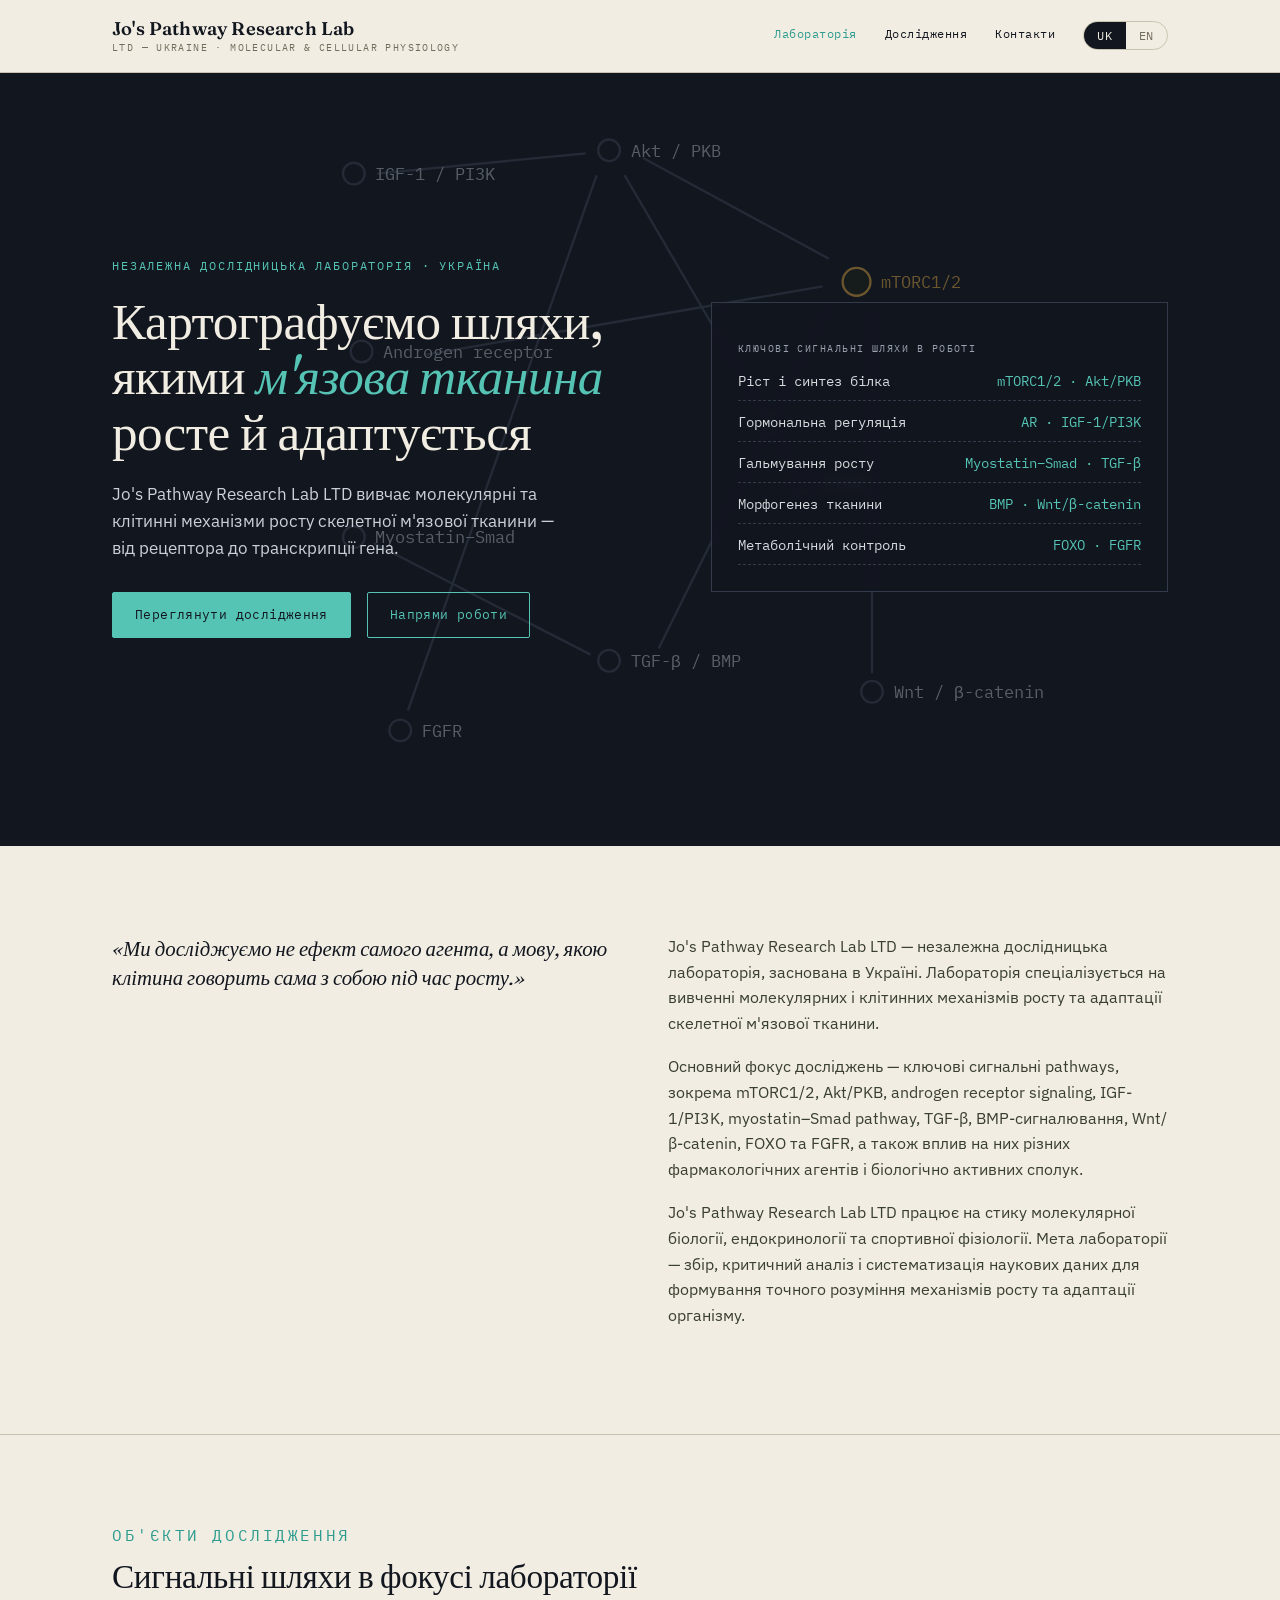
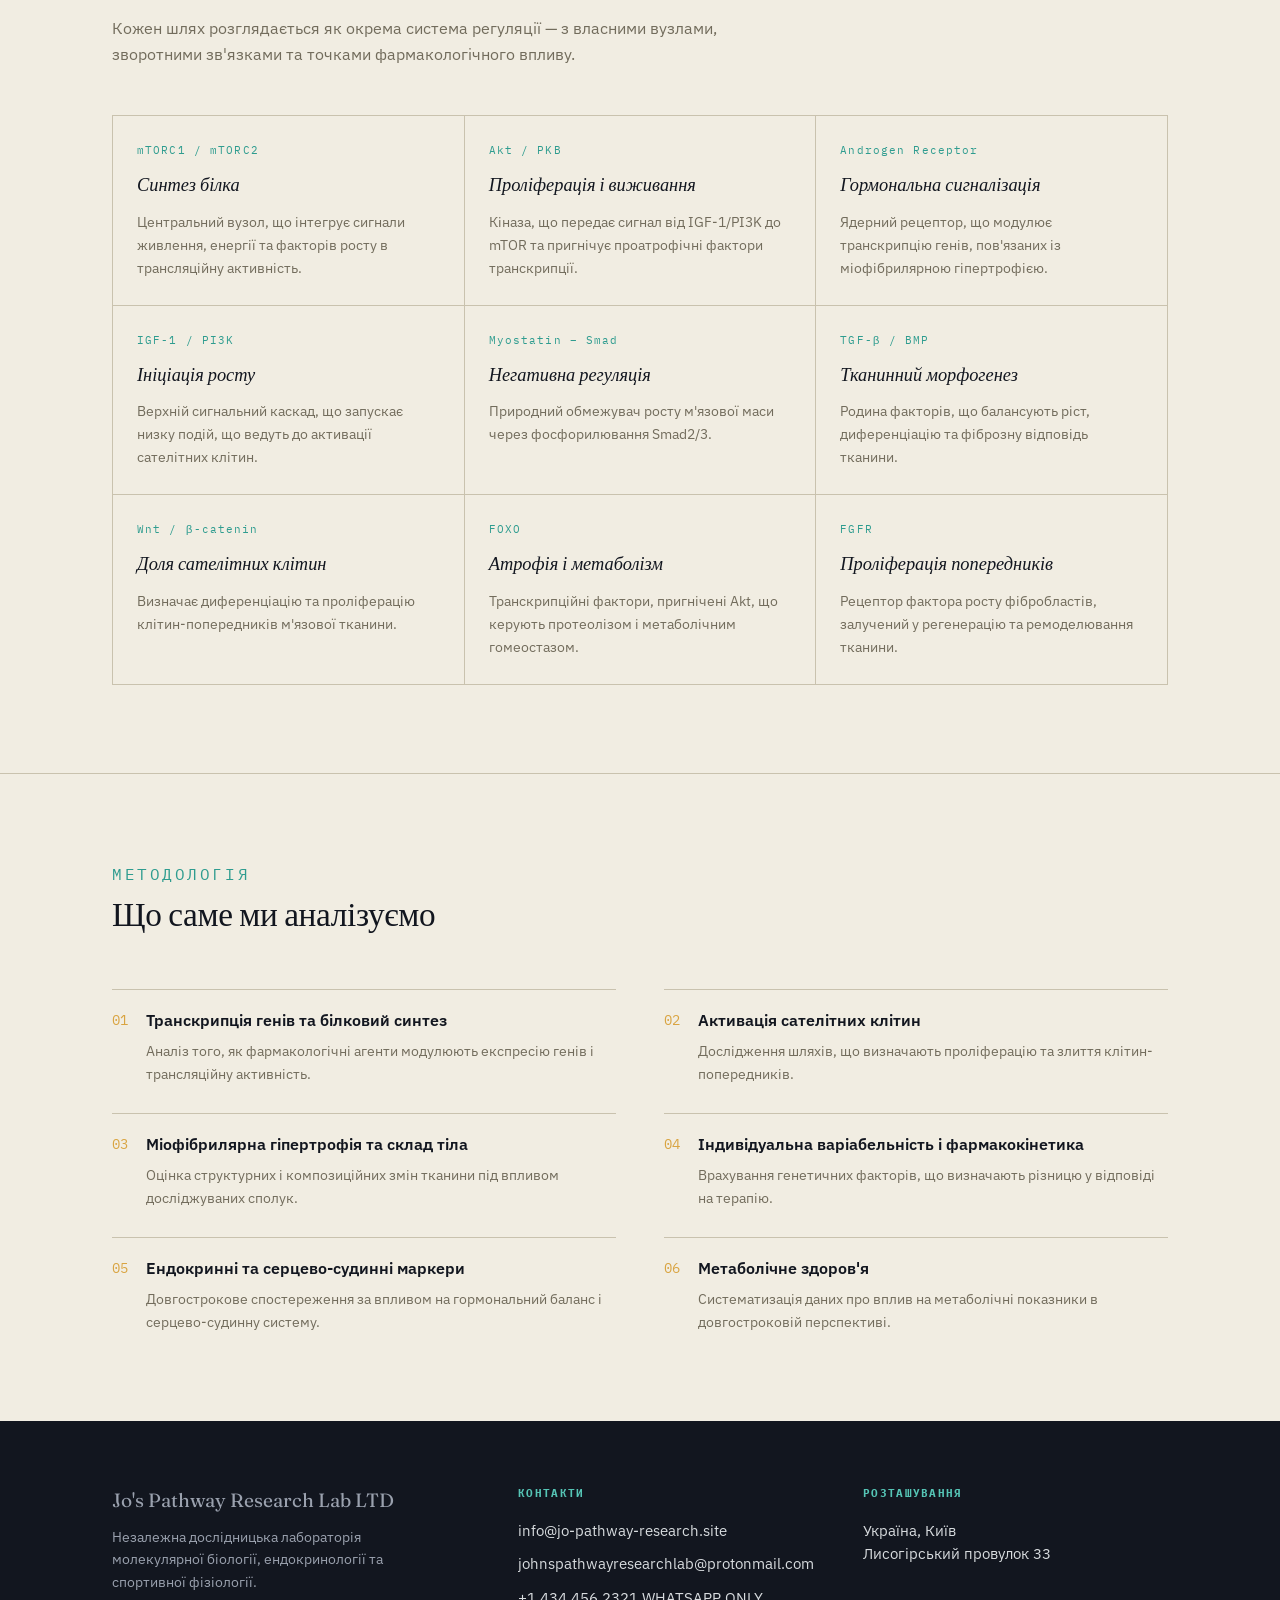
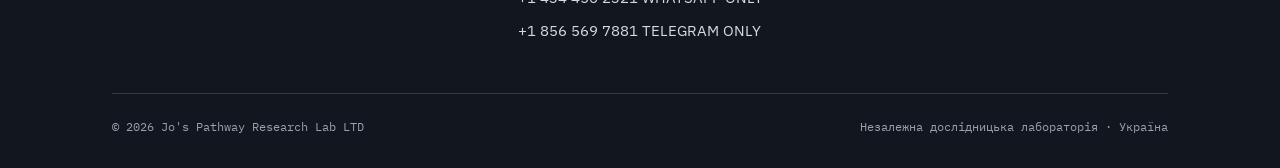
<file: index.html>
<!DOCTYPE html>
<html lang="uk" data-lang="uk">
<head>
<!-- Google tag (gtag.js) -->
<script async src="https://www.googletagmanager.com/gtag/js?id=G-GNWHND3P2G"></script>
<script>
  window.dataLayer = window.dataLayer || [];
  function gtag(){dataLayer.push(arguments);}
  gtag('js', new Date());

  gtag('config', 'G-GNWHND3P2G');
</script>
<!-- Google tag end (gtag.js) -->
<!-- Default Consent Mode config -->
<script>
    //<![CDATA[
    window.dataLayer = window.dataLayer || [];
    function gtag(){dataLayer.push(arguments);}
    gtag('consent', 'default', {
        'ad_storage': 'denied',
        'analytics_storage': 'denied',
        'functionality_storage': 'denied',
        'personalization_storage': 'denied',
        'security_storage': 'denied',
        'ad_user_data': 'denied',
        'ad_personalization': 'denied',
        'wait_for_update': 1500
    });
    gtag('set', 'ads_data_redaction', true);
    gtag('set', 'url_passthrough', false);
    (function(){
        const s={adStorage:{storageName:"ad_storage",serialNumber:0},analyticsStorage:{storageName:"analytics_storage",serialNumber:1},functionalityStorage:{storageName:"functionality_storage",serialNumber:2},personalizationStorage:{storageName:"personalization_storage",serialNumber:3},securityStorage:{storageName:"security_storage",serialNumber:4},adUserData:{storageName:"ad_user_data",serialNumber:5},adPersonalization:{storageName:"ad_personalization",serialNumber:6}};let c=localStorage.getItem("__lxG__consent__v2");if(c){c=JSON.parse(c);if(c&&c.cls_val)c=c.cls_val;if(c)c=c.split("|");if(c&&c.length&&typeof c[14]!==undefined){c=c[14].split("").map(e=>e-0);if(c.length){let t={};Object.values(s).sort((e,t)=>e.serialNumber-t.serialNumber).forEach(e=>{t[e.storageName]=c[e.serialNumber]?"granted":"denied"});gtag("consent","update",t)}}}
    })();
    //]]>
</script>
<!-- Clickio Consent Main tag -->
<script async type="text/javascript" src="//clickiocmp.com/t/consent_250144.js"></script>
<script defer data-cfasync='false' src='https://s.clickiocdn.com/t/250144_wv.js'></script>
<script async custom-element="amp-analytics" src="https://cdn.ampproject.org/v0/amp-analytics-0.1.js"></script>
<!-- Basic -->
<title>Jo's Pathway Research Lab LTD</title>
<meta name="description" content="Independent research lab in Kyiv, Ukraine. Molecular pathways of skeletal muscle growth: mTOR, Akt, AR, IGF-1, myostatin, FOXO and more. From receptor to gene transcription." />

<!-- Open Graph -->
<link rel="canonical" href="https://jo-pathway-research.github.io/">

<meta property="og:type" content="website" />
<meta property="og:url" content="https://jo-pathway-research.github.io/" />
<meta property="og:title" content="Jo's Pathway Research Lab LTD" />
<meta property="og:description" content="Independent research laboratory · Kyiv, Ukraine. Mapping molecular pathways of skeletal muscle growth and adaptation: mTORC1/2, Akt, IGF-1/PI3K, AR, Myostatin–Smad, TGF-β/BMP, Wnt, FOXO, FGFR." />

<meta property="og:image" content="https://jo-pathway-research.github.io/og-cover-v2.png" />
<meta property="og:image:secure_url" content="https://jo-pathway-research.github.io/og-cover-v2.png" />
<meta property="og:image:type" content="image/png" />
<meta property="og:image:width" content="1200" />
<meta property="og:image:height" content="630" />

<!-- Twitter (optional, still useful) -->
<meta name="twitter:card" content="summary_large_image" />
<meta name="twitter:title" content="Jo's Pathway Research Lab LTD" />
<meta name="twitter:description" content="Molecular pathways of muscle growth and adaptation. Independent research lab · Kyiv, Ukraine." />
<meta name="twitter:image" content="https://jo-pathway-research.github.io/og-cover-v2.png" />
<meta charset="UTF-8">
<meta name="viewport" content="width=device-width, initial-scale=1.0">
<title>Jo's Pathway Research Lab LTD</title>
<link rel="stylesheet" href="style.css">
<link rel="icon" type="image/png" href="/favicon-96x96.png" sizes="96x96" />
<link rel="icon" type="image/svg+xml" href="/favicon.svg" />
<link rel="shortcut icon" href="/favicon.ico" />
<link rel="apple-touch-icon" sizes="180x180" href="/apple-touch-icon.png" />
<meta name="apple-mobile-web-app-title" content="Jo's Pathway Research Lab LTD" />
<link rel="manifest" href="/site.webmanifest" />
<style>
  [data-lang] [data-en]{ display:none; }
  html[data-lang="en"] [data-en]{ display:inline; }
  html[data-lang="en"] [data-uk]{ display:none; }
  html[data-lang="uk"] [data-uk]{ display:inline; }
  [data-en-b], [data-uk-b]{ display:none; }
  html[data-lang="en"] [data-en-b]{ display:block; }
  html[data-lang="uk"] [data-uk-b]{ display:block; }
</style>
</head>
<body>
<amp-analytics>
    <script type="application/json">
    {
        "vars": {
            "accountId": "250144"
        },
        "extraUrlParams": {
            "url": "${canonicalUrl}",
            "dr": "${documentReferrer}",
            "r": "${externalReferrer}",
            "pp": "$IF(${previousPage},${previousPage},${documentReferrer})"
        },
        "requests": {
            "event": "https://clickiocdn.com/utr/wv/?ampwv=1&prism=0&is360=0&rnd=RANDOM&eid=${accountId}",
            "CWV_EVENT": "${event}&type=CWV"
        },
        "triggers": {
            "cls": {
                "on": "visible",
                "request": "CWV_EVENT",
                "extraUrlParams": {
                    "cls": "${cumulativeLayoutShift}"
                }
            },
            "lcp": {
                "on": "visible",
                "request": "CWV_EVENT",
                "extraUrlParams": {
                    "lcp": "${largestContentfulPaint}"
                }
            },
            "fcp": {
                "on": "visible",
                "request": "CWV_EVENT",
                "extraUrlParams": {
                    "fcp": "${firstContentfulPaint}"
                }
            },
            "fid": {
                "on": "visible",
                "request": "CWV_EVENT",
                "extraUrlParams": {
                    "fid": "${firstInputDelay}"
                }
            },
            "inp": {
                "on": "visible",
                "request": "CWV_EVENT",
                "extraUrlParams": {
                    "inp": "${interactionToNextPaint}"
                }
            }
        }
    }
    </script>
</amp-analytics>
<header class="site-header">
  <div class="wrap">
    <a href="index.html" class="brand">
      <span class="name">Jo's Pathway Research Lab</span>
      <span class="tag">LTD — Ukraine · Molecular &amp; Cellular Physiology</span>
    </a>
    <nav class="primary">
      <a href="index.html" class="active"><span data-uk>Лабораторія</span><span data-en>Laboratory</span></a>
      <a href="research.html"><span data-uk>Дослідження</span><span data-en>Research</span></a>
      <a href="#contact"><span data-uk>Контакти</span><span data-en>Contact</span></a>
      <div class="lang-toggle">
        <button data-set="uk" class="lang active">UK</button>
        <button data-set="en" class="lang">EN</button>
      </div>
    </nav>
  </div>
</header>

<section class="hero">
  <div class="hero-diagram">
    <svg viewBox="0 0 500 500" xmlns="http://www.w3.org/2000/svg">
      <defs>
        <style>
          .edge{ stroke:#3A4453; stroke-width:1.5; fill:none; transition: stroke .2s ease, stroke-width .2s ease; }
          .edge.lit{ stroke:#55C4B5; stroke-width:2.4; filter: drop-shadow(0 0 4px rgba(85,196,181,0.5)); }
          .node{ cursor:pointer; outline:none; }
          .node circle.node-dot{ fill:#12161F; stroke:#3A4453; stroke-width:1.5; transition: all .2s ease; }
          .node text{ font-family:'IBM Plex Mono',monospace; font-size:11px; fill:#AEB6BE; transition: fill .2s ease; }
          
          /* Hover & active states */
          .node:hover circle.node-dot,
          .node.hovered circle.node-dot,
          .node:focus-visible circle.node-dot{ stroke:#55C4B5; fill:#1B2E2B; r:8.5; }
          .node:hover text,
          .node.hovered text,
          .node:focus-visible text{ fill:#FFFFFF; }

          /* Connected nodes */
          .node.connected circle.node-dot{ stroke:#55C4B5; fill:#142220; }
          .node.connected text{ fill:#D3F3EF; }

          /* Hub node */
          .node.hub circle.node-dot{ fill:#1B221A; stroke:#D9A441; }
          .node.hub text{ fill:#D9A441; }
          .node.hub:hover circle.node-dot,
          .node.hub.hovered circle.node-dot{ stroke:#FAD02C; fill:#2E2412; r:10.5; }
        </style>
      </defs>

      <!-- Edges -->
      <path class="edge" data-from="igf1" data-to="akt" d="M80,65 L215,52"/>
      <path class="edge" data-from="akt" data-to="mtor" d="M252,55 L372,120"/>
      <path class="edge" data-from="ar" data-to="mtor" d="M112,182 L368,138"/>
      <path class="edge" data-from="tgf" data-to="mtor" d="M262,372 L372,150"/>
      <path class="edge" data-from="wnt" data-to="mtor" d="M400,388 L400,152"/>
      <path class="edge" data-from="fgfr" data-to="akt" d="M100,412 L222,66"/>
      <path class="edge" data-from="akt" data-to="foxo" d="M240,66 L350,254"/>
      <path class="edge" data-from="mstn" data-to="tgf" d="M78,304 L218,376"/>

      <!-- Nodes with invisible hit area for easy hover -->
      <g class="node" data-id="igf1" transform="translate(65,65)" tabindex="0" role="button" aria-label="IGF-1 / PI3K">
        <circle r="20" fill="transparent" />
        <circle class="node-dot" r="7"/>
        <text x="14" y="4">IGF-1 / PI3K</text>
      </g>
      <g class="node" data-id="akt" transform="translate(230,50)" tabindex="0" role="button" aria-label="Akt / PKB">
        <circle r="20" fill="transparent" />
        <circle class="node-dot" r="7"/>
        <text x="14" y="4">Akt / PKB</text>
      </g>
      <g class="node hub" data-id="mtor" transform="translate(390,135)" tabindex="0" role="button" aria-label="mTORC1/2">
        <circle r="24" fill="transparent" />
        <circle class="node-dot" r="9"/>
        <text x="16" y="4">mTORC1/2</text>
      </g>
      <g class="node" data-id="ar" transform="translate(70,180)" tabindex="0" role="button" aria-label="Androgen receptor">
        <circle r="20" fill="transparent" />
        <circle class="node-dot" r="7"/>
        <text x="14" y="4">Androgen receptor</text>
      </g>
      <g class="node" data-id="foxo" transform="translate(355,265)" tabindex="0" role="button" aria-label="FOXO">
        <circle r="20" fill="transparent" />
        <circle class="node-dot" r="7"/>
        <text x="14" y="4">FOXO</text>
      </g>
      <g class="node" data-id="mstn" transform="translate(65,300)" tabindex="0" role="button" aria-label="Myostatin–Smad">
        <circle r="20" fill="transparent" />
        <circle class="node-dot" r="7"/>
        <text x="14" y="4">Myostatin–Smad</text>
      </g>
      <g class="node" data-id="tgf" transform="translate(230,380)" tabindex="0" role="button" aria-label="TGF-β / BMP">
        <circle r="20" fill="transparent" />
        <circle class="node-dot" r="7"/>
        <text x="14" y="4">TGF-β / BMP</text>
      </g>
      <g class="node" data-id="wnt" transform="translate(400,400)" tabindex="0" role="button" aria-label="Wnt / β-catenin">
        <circle r="20" fill="transparent" />
        <circle class="node-dot" r="7"/>
        <text x="14" y="4">Wnt / β-catenin</text>
      </g>
      <g class="node" data-id="fgfr" transform="translate(95,425)" tabindex="0" role="button" aria-label="FGFR">
        <circle r="20" fill="transparent" />
        <circle class="node-dot" r="7"/>
        <text x="14" y="4">FGFR</text>
      </g>
    </svg>
  </div>

  <div class="wrap">
    <div>
      <p class="eyebrow" data-uk-b>Незалежна дослідницька лабораторія · Україна</p>
      <p class="eyebrow" data-en-b>Independent Research Laboratory · Ukraine</p>

      <h1 data-uk-b>Картографуємо шляхи, якими <em>м'язова тканина</em> росте й адаптується</h1>
      <h1 data-en-b>Mapping the pathways by which <em>skeletal muscle</em> grows and adapts</h1>

      <p class="lede" data-uk-b>Jo's Pathway Research Lab LTD вивчає молекулярні та клітинні механізми росту скелетної м'язової тканини — від рецептора до транскрипції гена.</p>
      <p class="lede" data-en-b>Jo's Pathway Research Lab LTD studies the molecular and cellular mechanisms of skeletal muscle growth — from receptor to gene transcription.</p>

      <div class="hero-actions">
        <a href="research.html" class="btn solid"><span data-uk>Переглянути дослідження</span><span data-en>View research</span></a>
        <a href="#focus" class="btn"><span data-uk>Напрями роботи</span><span data-en>Focus areas</span></a>
      </div>
    </div>

    <div class="hero-panel">
      <p class="panel-label" data-uk-b>Ключові сигнальні шляхи в роботі</p>
      <p class="panel-label" data-en-b>Signaling pathways under study</p>
      <ul class="pathway-list">
        <li><span data-uk>Ріст і синтез білка</span><span data-en>Growth &amp; protein synthesis</span> <span class="code">mTORC1/2 · Akt/PKB</span></li>
        <li><span data-uk>Гормональна регуляція</span><span data-en>Hormonal regulation</span> <span class="code">AR · IGF-1/PI3K</span></li>
        <li><span data-uk>Гальмування росту</span><span data-en>Growth inhibition</span> <span class="code">Myostatin–Smad · TGF-β</span></li>
        <li><span data-uk>Морфогенез тканини</span><span data-en>Tissue morphogenesis</span> <span class="code">BMP · Wnt/β-catenin</span></li>
        <li><span data-uk>Метаболічний контроль</span><span data-en>Metabolic control</span> <span class="code">FOXO · FGFR</span></li>
      </ul>
    </div>
  </div>
</section>

<section id="about">
  <div class="wrap about-grid">
    <div>
      <p class="lead" data-uk-b>«Ми досліджуємо не ефект самого агента, а мову, якою клітина говорить сама з собою під час росту.»</p>
      <p class="lead" data-en-b>“We study not the effect of an agent itself, but the language a cell uses to speak with itself during growth.”</p>
    </div>
    <div>
      <p data-uk-b>Jo's Pathway Research Lab LTD — незалежна дослідницька лабораторія, заснована в Україні. Лабораторія спеціалізується на вивченні молекулярних і клітинних механізмів росту та адаптації скелетної м'язової тканини.</p>
      <p data-en-b>Jo's Pathway Research Lab LTD is an independent research laboratory based in Ukraine. The laboratory specializes in the study of molecular and cellular mechanisms underlying skeletal muscle growth and adaptation.</p>

      <p data-uk-b>Основний фокус досліджень — ключові сигнальні pathways, зокрема mTORC1/2, Akt/PKB, androgen receptor signaling, IGF-1/PI3K, myostatin–Smad pathway, TGF-β, BMP-сигналювання, Wnt/β-catenin, FOXO та FGFR, а також вплив на них різних фармакологічних агентів і біологічно активних сполук.</p>
      <p data-en-b>Our primary research focus is on key signaling pathways, including mTORC1/2, Akt/PKB, androgen receptor signaling, IGF-1/PI3K, the myostatin–Smad pathway, TGF-β, BMP signaling, Wnt/β-catenin, FOXO, and FGFR, as well as the effects of various pharmacological agents and biologically active compounds on these pathways.</p>

      <p data-uk-b>Jo's Pathway Research Lab LTD працює на стику молекулярної біології, ендокринології та спортивної фізіології. Мета лабораторії — збір, критичний аналіз і систематизація наукових даних для формування точного розуміння механізмів росту та адаптації організму.</p>
      <p data-en-b>Jo's Pathway Research Lab LTD operates at the intersection of molecular biology, endocrinology, and exercise physiology. The laboratory's objective is to collect, critically analyze, and systematize scientific data in order to build an accurate understanding of the mechanisms of human growth and adaptation.</p>
    </div>
  </div>
</section>

<hr class="rule">

<section id="pathways">
  <div class="wrap">
    <div class="section-head">
      <p class="eyebrow" data-uk-b>Об'єкти дослідження</p>
      <p class="eyebrow" data-en-b>Subjects of study</p>
      <h2 data-uk-b>Сигнальні шляхи в фокусі лабораторії</h2>
      <h2 data-en-b>Signaling pathways in focus</h2>
      <p data-uk-b>Кожен шлях розглядається як окрема система регуляції — з власними вузлами, зворотними зв'язками та точками фармакологічного впливу.</p>
      <p data-en-b>Each pathway is treated as a distinct regulatory system — with its own nodes, feedback loops, and points of pharmacological intervention.</p>
    </div>

    <div class="pathways-grid">
      <div class="pathway-card">
        <span class="code">mTORC1 / mTORC2</span>
        <h3 data-uk-b>Синтез білка</h3>
        <h3 data-en-b>Protein synthesis</h3>
        <p data-uk-b>Центральний вузол, що інтегрує сигнали живлення, енергії та факторів росту в трансляційну активність.</p>
        <p data-en-b>The central node integrating nutrient, energy, and growth-factor signals into translational activity.</p>
      </div>
      <div class="pathway-card">
        <span class="code">Akt / PKB</span>
        <h3 data-uk-b>Проліферація і виживання</h3>
        <h3 data-en-b>Proliferation &amp; survival</h3>
        <p data-uk-b>Кіназа, що передає сигнал від IGF-1/PI3K до mTOR та пригнічує проатрофічні фактори транскрипції.</p>
        <p data-en-b>A kinase relaying signal from IGF-1/PI3K to mTOR while suppressing pro-atrophic transcription factors.</p>
      </div>
      <div class="pathway-card">
        <span class="code">Androgen Receptor</span>
        <h3 data-uk-b>Гормональна сигналізація</h3>
        <h3 data-en-b>Hormonal signaling</h3>
        <p data-uk-b>Ядерний рецептор, що модулює транскрипцію генів, пов'язаних із міофібрилярною гіпертрофією.</p>
        <p data-en-b>A nuclear receptor modulating transcription of genes tied to myofibrillar hypertrophy.</p>
      </div>
      <div class="pathway-card">
        <span class="code">IGF-1 / PI3K</span>
        <h3 data-uk-b>Ініціація росту</h3>
        <h3 data-en-b>Growth initiation</h3>
        <p data-uk-b>Верхній сигнальний каскад, що запускає низку подій, що ведуть до активації сателітних клітин.</p>
        <p data-en-b>An upstream cascade triggering the chain of events leading to satellite cell activation.</p>
      </div>
      <div class="pathway-card">
        <span class="code">Myostatin – Smad</span>
        <h3 data-uk-b>Негативна регуляція</h3>
        <h3 data-en-b>Negative regulation</h3>
        <p data-uk-b>Природний обмежувач росту м'язової маси через фосфорилювання Smad2/3.</p>
        <p data-en-b>A natural limiter of muscle mass growth acting through Smad2/3 phosphorylation.</p>
      </div>
      <div class="pathway-card">
        <span class="code">TGF-β / BMP</span>
        <h3 data-uk-b>Тканинний морфогенез</h3>
        <h3 data-en-b>Tissue morphogenesis</h3>
        <p data-uk-b>Родина факторів, що балансують ріст, диференціацію та фіброзну відповідь тканини.</p>
        <p data-en-b>A factor family balancing tissue growth, differentiation, and fibrotic response.</p>
      </div>
      <div class="pathway-card">
        <span class="code">Wnt / β-catenin</span>
        <h3 data-uk-b>Доля сателітних клітин</h3>
        <h3 data-en-b>Satellite cell fate</h3>
        <p data-uk-b>Визначає диференціацію та проліферацію клітин-попередників м'язової тканини.</p>
        <p data-en-b>Determines differentiation and proliferation of muscle progenitor cells.</p>
      </div>
      <div class="pathway-card">
        <span class="code">FOXO</span>
        <h3 data-uk-b>Атрофія і метаболізм</h3>
        <h3 data-en-b>Atrophy &amp; metabolism</h3>
        <p data-uk-b>Транскрипційні фактори, пригнічені Akt, що керують протеолізом і метаболічним гомеостазом.</p>
        <p data-en-b>Transcription factors suppressed by Akt, governing proteolysis and metabolic homeostasis.</p>
      </div>
      <div class="pathway-card">
        <span class="code">FGFR</span>
        <h3 data-uk-b>Проліферація попередників</h3>
        <h3 data-en-b>Progenitor proliferation</h3>
        <p data-uk-b>Рецептор фактора росту фібробластів, залучений у регенерацію та ремоделювання тканини.</p>
        <p data-en-b>Fibroblast growth factor receptor involved in tissue regeneration and remodeling.</p>
      </div>
    </div>
  </div>
</section>

<hr class="rule">

<section id="focus">
  <div class="wrap">
    <div class="section-head">
      <p class="eyebrow" data-uk-b>Методологія</p>
      <p class="eyebrow" data-en-b>Methodology</p>
      <h2 data-uk-b>Що саме ми аналізуємо</h2>
      <h2 data-en-b>What we analyze</h2>
    </div>

    <div class="focus-list">
      <div class="focus-item">
        <span class="mark">01</span>
        <div>
          <h4 data-uk-b>Транскрипція генів та білковий синтез</h4>
          <h4 data-en-b>Gene transcription &amp; protein synthesis</h4>
          <p data-uk-b>Аналіз того, як фармакологічні агенти модулюють експресію генів і трансляційну активність.</p>
          <p data-en-b>Analysis of how pharmacological agents modulate gene expression and translational activity.</p>
        </div>
      </div>
      <div class="focus-item">
        <span class="mark">02</span>
        <div>
          <h4 data-uk-b>Активація сателітних клітин</h4>
          <h4 data-en-b>Satellite cell activation</h4>
          <p data-uk-b>Дослідження шляхів, що визначають проліферацію та злиття клітин-попередників.</p>
          <p data-en-b>Study of pathways governing proliferation and fusion of progenitor cells.</p>
        </div>
      </div>
      <div class="focus-item">
        <span class="mark">03</span>
        <div>
          <h4 data-uk-b>Міофібрилярна гіпертрофія та склад тіла</h4>
          <h4 data-en-b>Myofibrillar hypertrophy &amp; body composition</h4>
          <p data-uk-b>Оцінка структурних і композиційних змін тканини під впливом досліджуваних сполук.</p>
          <p data-en-b>Evaluation of structural and compositional tissue changes under studied compounds.</p>
        </div>
      </div>
      <div class="focus-item">
        <span class="mark">04</span>
        <div>
          <h4 data-uk-b>Індивідуальна варіабельність і фармакокінетика</h4>
          <h4 data-en-b>Inter-individual variability &amp; pharmacokinetics</h4>
          <p data-uk-b>Врахування генетичних факторів, що визначають різницю у відповіді на терапію.</p>
          <p data-en-b>Accounting for genetic factors underlying differences in treatment response.</p>
        </div>
      </div>
      <div class="focus-item">
        <span class="mark">05</span>
        <div>
          <h4 data-uk-b>Ендокринні та серцево-судинні маркери</h4>
          <h4 data-en-b>Endocrine &amp; cardiovascular markers</h4>
          <p data-uk-b>Довгострокове спостереження за впливом на гормональний баланс і серцево-судинну систему.</p>
          <p data-en-b>Long-term monitoring of effects on hormonal balance and the cardiovascular system.</p>
        </div>
      </div>
      <div class="focus-item">
        <span class="mark">06</span>
        <div>
          <h4 data-uk-b>Метаболічне здоров'я</h4>
          <h4 data-en-b>Metabolic health</h4>
          <p data-uk-b>Систематизація даних про вплив на метаболічні показники в довгостроковій перспективі.</p>
          <p data-en-b>Systematizing data on long-term metabolic impact.</p>
        </div>
      </div>
    </div>
  </div>
</section>

<footer class="site-footer" id="contact">
  <div class="wrap">
    <div class="footer-grid">
      <div class="brand-col">
        <p class="name">Jo's Pathway Research Lab LTD</p>
        <p data-uk-b>Незалежна дослідницька лабораторія молекулярної біології, ендокринології та спортивної фізіології.</p>
        <p data-en-b>An independent research laboratory in molecular biology, endocrinology, and exercise physiology.</p>
      </div>
      <div class="footer-col">
        <h5 data-uk-b>Контакти</h5>
        <h5 data-en-b>Contact</h5>
        <ul>
          <li><a href="mailto:info@jo-pathway-research.site">info@jo-pathway-research.site</a></li>
          <li><a href="mailto:johnspathwayresearchlab@protonmail.com">johnspathwayresearchlab@protonmail.com</a></li>
          <li><a href="https://wa.me/+14344562321">+1 434 456 2321 WHATSAPP ONLY</a></li>
          <li><a href="https://t.me/JoPathwayResearchLab">+1 856 569 7881 TELEGRAM ONLY</a></li>
        </ul>
      </div>
      <div class="footer-col">
      <h5 data-uk-b>Розташування</h5>
      <h5 data-en-b>Location</h5>
      <ul>
        <li>
          <a href="https://www.google.com/maps/place/Jo's+Pathway+Research+Lab+LTD/data=!4m2!3m1!1s0x0:0x14ce2a694ccba52?sa=X&ved=1t:2428&ictx=111" target="_blank">
            <span data-uk-b>Україна, Київ</span><span data-en-b>Ukraine, Kyiv</span>
            <span data-uk>Лисогірський провулок 33</span><span data-en>33 Lysohirskyi Lane</span>
          </a>
        </li>
      </ul>
      </div>
    </div>
    <div class="footer-bottom">
      <span>© 2026 Jo's Pathway Research Lab LTD</span>
      <span data-uk>Незалежна дослідницька лабораторія · Україна</span>
      <span data-en>Independent research laboratory · Ukraine</span>
    </div>
  </div>
</footer>

<script src="script.js"></script>
</body>
</html>
</file>
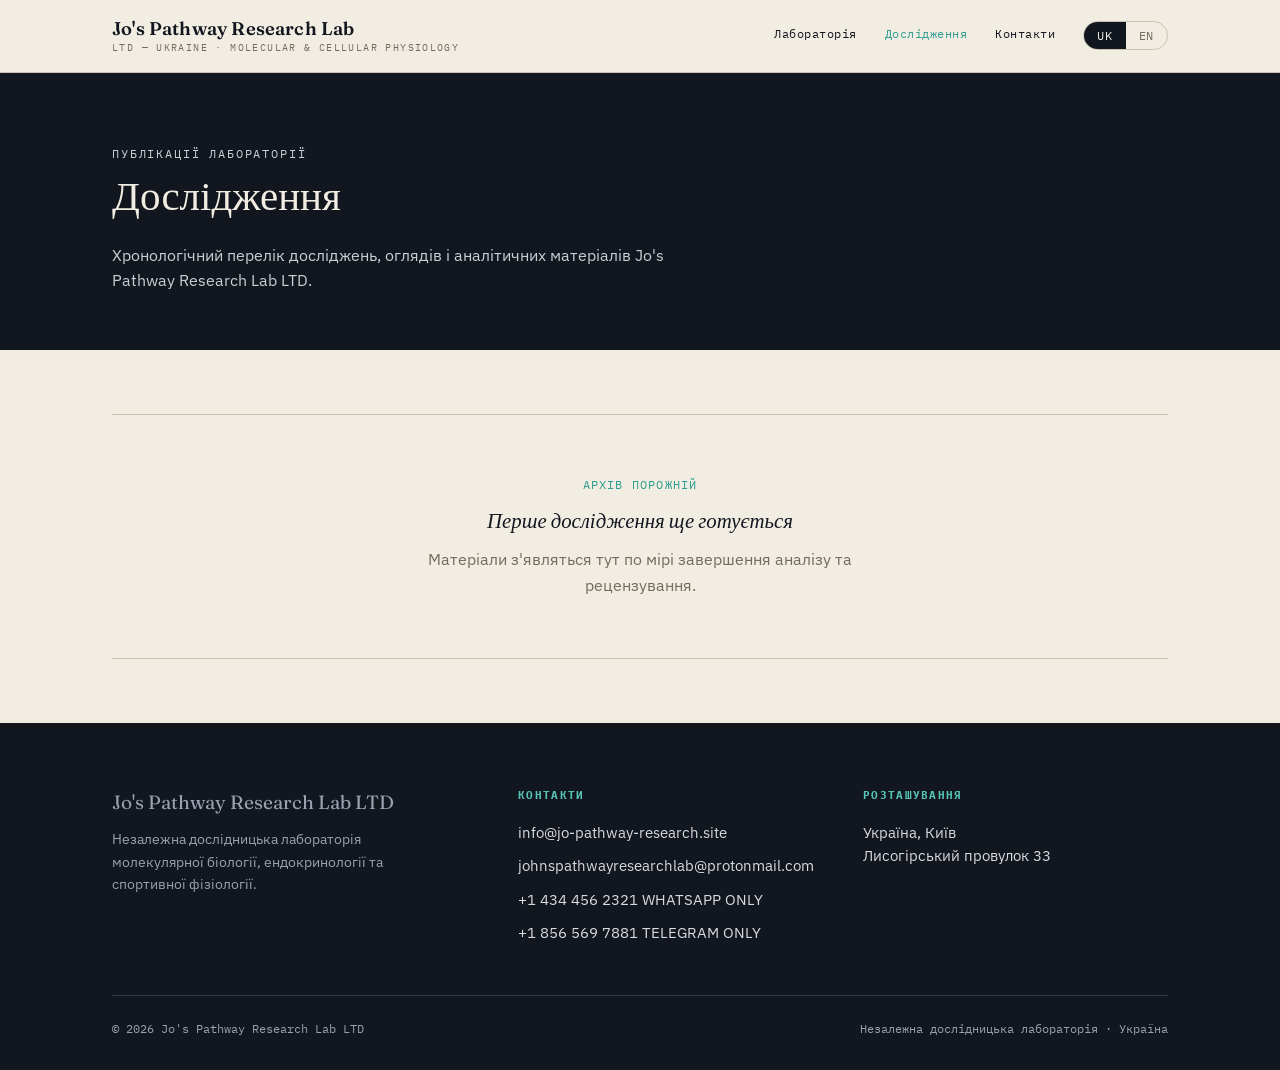
<file: research.html>
<!DOCTYPE html>
<html lang="uk" data-lang="uk">
<head>
<meta charset="UTF-8">
<meta name="viewport" content="width=device-width, initial-scale=1.0">
<title>Дослідження — Jo's Pathway Research Lab LTD</title>
<link rel="stylesheet" href="style.css">
<style>
  [data-lang] [data-en]{ display:none; }
  html[data-lang="en"] [data-en]{ display:inline; }
  html[data-lang="en"] [data-uk]{ display:none; }
  html[data-lang="uk"] [data-uk]{ display:inline; }
  [data-en-b], [data-uk-b]{ display:none; }
  html[data-lang="en"] [data-en-b]{ display:block; }
  html[data-lang="uk"] [data-uk-b]{ display:block; }
</style>
</head>
<body>

<header class="site-header">
  <div class="wrap">
    <a href="index.html" class="brand">
      <span class="name">Jo's Pathway Research Lab</span>
      <span class="tag">LTD — Ukraine · Molecular &amp; Cellular Physiology</span>
    </a>
    <nav class="primary">
      <a href="index.html"><span data-uk>Лабораторія</span><span data-en>Laboratory</span></a>
      <a href="research.html" class="active"><span data-uk>Дослідження</span><span data-en>Research</span></a>
      <a href="index.html#contact"><span data-uk>Контакти</span><span data-en>Contact</span></a>
      <div class="lang-toggle">
        <button data-set="uk" class="lang active">UK</button>
        <button data-set="en" class="lang">EN</button>
      </div>
    </nav>
  </div>
</header>

<section class="research-hero">
  <div class="wrap">
    <p class="eyebrow" data-uk-b>Публікації лабораторії</p>
    <p class="eyebrow" data-en-b>Laboratory publications</p>
    <h1 data-uk-b>Дослідження</h1>
    <h1 data-en-b>Research</h1>
    <p data-uk-b>Хронологічний перелік досліджень, оглядів і аналітичних матеріалів Jo's Pathway Research Lab LTD.</p>
    <p data-en-b>A chronological record of studies, reviews, and analytical materials from Jo's Pathway Research Lab LTD.</p>
  </div>
</section>

<section class="tight">
  <div class="wrap">

    <!-- ============================================================
         СПИСОК ДОСЛІДЖЕНЬ / STUDIES LIST
         Щоб додати нове дослідження — скопіюйте один блок <article
         class="study">...</article> нижче (або приклад у коментарі),
         вставте його ПЕРШИМ всередині <div id="studies-list">,
         і заповніть свої дані. Якщо в списку лишається лише порожній
         стан (.empty-state) — просто видаліть цей блок, коли додасте
         перше дослідження.

         To add a new study, copy one <article class="study"> block
         (or the commented template below), paste it as the FIRST
         child inside <div id="studies-list">, and fill in your data.
         If only the .empty-state block remains below, delete it once
         you add your first real study.

    <article class="study">
      <div class="meta">
        <span class="date">2026-01-01</span>
        <span data-uk>Огляд</span><span data-en>Review</span>
        <span class="status">draft</span>
      </div>
      <div>
        <div class="tags">
          <span>mTORC1</span>
          <span>Akt/PKB</span>
        </div>
        <h3 data-uk-b>Заголовок дослідження українською</h3>
        <h3 data-en-b>Study title in English</h3>
        <p class="summary" data-uk-b>Короткий опис — одне-два речення про мету, метод і головний висновок дослідження.</p>
        <p class="summary" data-en-b>Short summary — one or two sentences on the aim, method, and key finding.</p>
      </div>
    </article>

    ============================================================ -->

    <div id="studies-list">

      <div class="empty-state">
        <p class="glyph" data-uk-b>Архів порожній</p>
        <p class="glyph" data-en-b>Archive is empty</p>
        <h3 data-uk-b>Перше дослідження ще готується</h3>
        <h3 data-en-b>The first study is in preparation</h3>
        <p data-uk-b>Матеріали з'являться тут по мірі завершення аналізу та рецензування.</p>
        <p data-en-b>Materials will appear here as analysis and review are completed.</p>
      </div>

    </div>

  </div>
</section>

<footer class="site-footer" id="contact">
  <div class="wrap">
    <div class="footer-grid">
      <div class="brand-col">
        <p class="name">Jo's Pathway Research Lab LTD</p>
        <p data-uk-b>Незалежна дослідницька лабораторія молекулярної біології, ендокринології та спортивної фізіології.</p>
        <p data-en-b>An independent research laboratory in molecular biology, endocrinology, and exercise physiology.</p>
      </div>
      <div class="footer-col">
        <h5 data-uk-b>Контакти</h5>
        <h5 data-en-b>Contact</h5>
        <ul>
          <li><a href="mailto:info@jo-pathway-research.site">info@jo-pathway-research.site</a></li>
          <li><a href="mailto:johnspathwayresearchlab@protonmail.com">johnspathwayresearchlab@protonmail.com</a></li>
          <li><a href="https://wa.me/+14344562321">+1 434 456 2321 WHATSAPP ONLY</a></li>
          <li><a href="https://t.me/JoPathwayResearchLab">+1 856 569 7881 TELEGRAM ONLY</a></li>
        </ul>
      </div>
      <div class="footer-col">
        <h5 data-uk-b>Розташування</h5>
        <h5 data-en-b>Location</h5>
        <ul>
        <li>
          <a href="https://www.google.com/maps/place/Jo's+Pathway+Research+Lab+LTD/data=!4m2!3m1!1s0x0:0x14ce2a694ccba52?sa=X&ved=1t:2428&ictx=111" target="_blank">
            <span data-uk-b>Україна, Київ</span><span data-en-b>Ukraine, Kyiv</span>
            <span data-uk>Лисогірський провулок 33</span><span data-en>33 Lysohirskyi Lane</span>
          </a>
        </li>
      </ul>
      </div>
    </div>
    <div class="footer-bottom">
      <span>© 2026 Jo's Pathway Research Lab LTD</span>
      <span data-uk>Незалежна дослідницька лабораторія · Україна</span>
      <span data-en>Independent research laboratory · Ukraine</span>
    </div>
  </div>
</footer>

<script src="script.js"></script>
</body>
</html>
</file>
<file: style.css>
@import url('https://fonts.googleapis.com/css2?family=Fraunces:opsz,wght,ital@9..144,300..700,0..1&family=IBM+Plex+Sans:wght@400;500;600&family=IBM+Plex+Mono:wght@400;500&display=swap');

:root{
  --paper: #F1EDE2;
  --paper-dim: #E7E1D2;
  --ink: #12161F;
  --ink-soft: #1B212D;
  --teal: #2E9C8F;
  --teal-bright: #55C4B5;
  --amber: #D9A441;
  --rule: #C9C2AE;
  --rule-dark: #333B4A;
  --muted: #726C5C;
  --muted-light: #9AA1AE;

  --display: 'Fraunces', serif;
  --body: 'IBM Plex Sans', sans-serif;
  --mono: 'IBM Plex Mono', monospace;
}

*{ box-sizing: border-box; }
html{ scroll-behavior: smooth; }

body{
  margin:0;
  background: var(--paper);
  color: var(--ink);
  font-family: var(--body);
  font-size: 16px;
  line-height: 1.6;
  -webkit-font-smoothing: antialiased;
}

a{ color: inherit; }

::selection{ background: var(--teal); color: var(--paper); }

.wrap{
  max-width: 1120px;
  margin: 0 auto;
  padding: 0 32px;
}

/* ---------- Focus visibility ---------- */
a:focus-visible, button:focus-visible{
  outline: 2px solid var(--teal);
  outline-offset: 3px;
}

@media (prefers-reduced-motion: reduce){
  *{ animation-duration: 0.01ms !important; animation-iteration-count: 1 !important; transition-duration: 0.01ms !important; scroll-behavior: auto !important; }
}

/* ---------- Header ---------- */
.site-header{
  position: sticky;
  top:0;
  z-index: 50;
  background: rgba(241,237,226,0.92);
  backdrop-filter: blur(6px);
  border-bottom: 1px solid var(--rule);
}
.site-header .wrap{
  display:flex;
  align-items:center;
  justify-content:space-between;
  padding-top: 18px;
  padding-bottom: 18px;
}
.brand{
  display:flex;
  flex-direction:column;
  text-decoration:none;
  color: var(--ink);
  line-height:1.15;
}
.brand .name{
  font-family: var(--display);
  font-weight: 600;
  font-size: 1.15rem;
  letter-spacing: 0.01em;
}
.brand .tag{
  font-family: var(--mono);
  font-size: 0.62rem;
  letter-spacing: 0.14em;
  text-transform: uppercase;
  color: var(--muted);
  margin-top: 3px;
}

nav.primary{
  display:flex;
  align-items:center;
  gap: 28px;
}
nav.primary a{
  font-family: var(--mono);
  font-size: 0.78rem;
  letter-spacing: 0.04em;
  text-decoration:none;
  color: var(--ink);
  position: relative;
  padding-bottom: 3px;
}
nav.primary a.active{ color: var(--teal); }
nav.primary a:not(.lang)::after{
  content:'';
  position:absolute;
  left:0; right:0; bottom:-2px;
  height:2px;
  background: var(--teal);
  transform: scaleX(0);
  transform-origin: left;
  transition: transform .25s ease;
}
nav.primary a:not(.lang):hover::after{ transform: scaleX(1); }

.lang-toggle{
  display:flex;
  border: 1px solid var(--rule);
  border-radius: 999px;
  overflow:hidden;
  font-family: var(--mono);
}
.lang-toggle button{
  background: transparent;
  border: none;
  padding: 6px 13px;
  font-family: var(--mono);
  font-size: 0.72rem;
  letter-spacing: 0.06em;
  cursor: pointer;
  color: var(--muted);
}
.lang-toggle button.active{
  background: var(--ink);
  color: var(--paper);
}

/* ---------- Hero ---------- */
.hero{
  position: relative;
  background: var(--ink);
  color: var(--paper);
  overflow: hidden;
}

/* 1. Send diagram strictly behind the text wrapper */
.hero-diagram{
  position: absolute;
  inset: 0;
  opacity: 0.45; /* Tuned down slightly for improved contrast */
  z-index: 1; 
  pointer-events: auto; /* Re-enable events so nodes can be hovered */
}
.hero-diagram svg{
  width: 100%;
  height: 100%;
}
.hero-diagram .node{
  pointer-events: all; /* Nodes capture hover states directly */
}

/* 2. Elevate content wrapper over the diagram layers */
.hero .wrap{
  position: relative;
  z-index: 2; 
  padding-top: 96px;
  padding-bottom: 120px;
  display: grid;
  grid-template-columns: 1.1fr 0.9fr;
  gap: 40px;
  align-items: center;
  pointer-events: none; /* Let hovers pass through empty spaces to the nodes behind */
}

/* 3. Re-enable mouse actions for text blocks, links, and panel */
.hero .wrap > *{
  pointer-events: auto; 
}

.hero-actions, .hero-panel{
  position: relative;
}

.eyebrow{
  font-family: var(--mono);
  font-size: 0.72rem;
  letter-spacing: 0.16em;
  text-transform: uppercase;
  color: var(--teal-bright);
  margin: 0 0 18px;
}
.hero h1{
  font-family: var(--display);
  font-weight: 500;
  font-size: clamp(2.1rem, 4vw, 3.4rem);
  line-height: 1.08;
  margin: 0 0 22px;
  letter-spacing: -0.01em;
}
.hero h1 em{
  font-style: italic;
  color: var(--teal-bright);
}
.hero p.lede{
  font-size: 1.05rem;
  color: #CBD1D6;
  max-width: 46ch;
  margin: 0 0 30px;
}
.hero-actions{ display:flex; gap:16px; flex-wrap:wrap; }

.btn{
  display:inline-flex;
  align-items:center;
  gap:8px;
  font-family: var(--mono);
  font-size: 0.8rem;
  letter-spacing: 0.03em;
  text-decoration:none;
  padding: 12px 22px;
  border-radius: 2px;
  border: 1px solid var(--teal-bright);
  color: var(--teal-bright);
  transition: background .2s ease, color .2s ease;
}
.btn:hover{ background: var(--teal-bright); color: var(--ink); }
.btn.solid{
  background: var(--teal-bright);
  color: var(--ink);
}
.btn.solid:hover{ background: var(--paper); border-color: var(--paper); }

.hero-panel{
  border: 1px solid var(--rule-dark);
  background: rgba(18, 22, 31, 0.85); /* Slightly darker, solid backup to shield text */
  backdrop-filter: blur(4px);
  padding: 26px 26px;
  position: relative;
}
.hero-panel .panel-label{
  font-family: var(--mono);
  font-size: 0.65rem;
  letter-spacing: 0.14em;
  text-transform: uppercase;
  color: var(--muted-light);
  margin-bottom: 14px;
}
.pathway-list{
  list-style: none;
  margin:0; padding:0;
  display:flex;
  flex-direction:column;
  gap: 10px;
}
.pathway-list li{
  font-family: var(--mono);
  font-size: 0.86rem;
  display:flex;
  justify-content:space-between;
  border-bottom: 1px dashed var(--rule-dark);
  padding-bottom: 8px;
  color: #D7DBDE;
}
.pathway-list li span.code{ color: var(--teal-bright); }

/* ---------- Section shared ---------- */
section{ padding: 88px 0; }
section.tight{ padding: 64px 0; }
.section-head{
  max-width: 62ch;
  margin-bottom: 48px;
}
.section-head .eyebrow{ color: var(--teal); }
.section-head h2{
  font-family: var(--display);
  font-weight: 500;
  font-size: clamp(1.6rem, 2.6vw, 2.2rem);
  margin: 0 0 14px;
  letter-spacing: -0.01em;
}
.section-head p{
  color: var(--muted);
  margin:0;
  font-size: 1rem;
}

hr.rule{
  border:none;
  border-top: 1px solid var(--rule);
  margin: 0;
}

/* ---------- About ---------- */
.about-grid{
  display:grid;
  grid-template-columns: 1fr 1fr;
  gap: 56px;
}
.about-grid p{ margin: 0 0 18px; color: #3A3F33; }
.about-grid .lead{
  font-family: var(--display);
  font-style: italic;
  font-size: 1.3rem;
  color: var(--ink);
  line-height: 1.4;
}

/* ---------- Pathways grid ---------- */
.pathways-grid{
  display:grid;
  grid-template-columns: repeat(3, 1fr);
  gap: 1px;
  background: var(--rule);
  border: 1px solid var(--rule);
}
.pathway-card{
  background: var(--paper);
  padding: 26px 24px;
  transition: background .2s ease;
}
.pathway-card:hover{ background: var(--paper-dim); }
.pathway-card .code{
  font-family: var(--mono);
  font-size: 0.7rem;
  letter-spacing: 0.1em;
  color: var(--teal);
  display:block;
  margin-bottom: 10px;
}
.pathway-card h3{
  font-family: var(--display);
  font-style: italic;
  font-weight: 500;
  font-size: 1.15rem;
  margin: 0 0 10px;
}
.pathway-card p{
  margin:0;
  font-size: 0.9rem;
  color: var(--muted);
}

/* ---------- Focus areas / methodology ---------- */
.focus-list{
  display:grid;
  grid-template-columns: repeat(2, 1fr);
  gap: 28px 48px;
}
.focus-item{
  display:flex;
  gap: 18px;
  border-top: 1px solid var(--rule);
  padding-top: 18px;
}
.focus-item .mark{
  font-family: var(--mono);
  color: var(--amber);
  font-size: 0.85rem;
  padding-top: 2px;
}
.focus-item h4{
  font-family: var(--body);
  font-weight: 600;
  font-size: 0.98rem;
  margin: 0 0 6px;
}
.focus-item p{
  margin:0;
  font-size: 0.9rem;
  color: var(--muted);
}

/* ---------- Research page ---------- */
.research-hero{
  background: var(--ink);
  color: var(--paper);
  padding: 72px 0 56px;
}
.research-hero h1{
  font-family: var(--display);
  font-weight: 500;
  font-size: clamp(1.8rem, 3.2vw, 2.6rem);
  margin: 0 0 14px;
}
.research-hero p{
  color: #C9CFD3;
  max-width: 58ch;
  margin:0;
}

#studies-list{
  display:flex;
  flex-direction: column;
}
.study{
  display:grid;
  grid-template-columns: 140px 1fr;
  gap: 28px;
  padding: 30px 0;
  border-top: 1px solid var(--rule);
}
.study:last-child{ border-bottom: 1px solid var(--rule); }
.study .meta{
  font-family: var(--mono);
  font-size: 0.75rem;
  color: var(--muted);
  line-height: 1.7;
}
.study .meta .date{ color: var(--ink); display:block; }
.study .meta .status{
  display:inline-block;
  margin-top: 8px;
  padding: 2px 8px;
  border: 1px solid var(--teal);
  color: var(--teal);
  border-radius: 999px;
  font-size: 0.65rem;
  letter-spacing: 0.06em;
  text-transform: uppercase;
}
.study h3{
  font-family: var(--display);
  font-weight: 500;
  font-size: 1.3rem;
  margin: 0 0 10px;
}
.study .tags{
  margin: 0 0 12px;
  display:flex;
  flex-wrap:wrap;
  gap: 8px;
}
.study .tags span{
  font-family: var(--mono);
  font-size: 0.68rem;
  color: var(--teal);
  background: rgba(46,156,143,0.08);
  padding: 3px 8px;
  border-radius: 3px;
}
.study p.summary{
  margin:0;
  color: var(--muted);
  font-size: 0.95rem;
  max-width: 68ch;
}

.empty-state{
  padding: 60px 0;
  text-align:center;
  border-top: 1px solid var(--rule);
  border-bottom: 1px solid var(--rule);
}
.empty-state .glyph{
  font-family: var(--mono);
  font-size: 0.75rem;
  color: var(--teal);
  letter-spacing: 0.1em;
  text-transform: uppercase;
  margin-bottom: 10px;
}
.empty-state h3{
  font-family: var(--display);
  font-style: italic;
  font-weight: 500;
  font-size: 1.3rem;
  margin: 0 0 10px;
}
.empty-state p{ color: var(--muted); max-width: 46ch; margin: 0 auto; }

/* ---------- Footer / contact ---------- */
footer.site-footer{
  background: var(--ink);
  color: var(--paper);
  padding: 64px 0 32px;
}
.footer-grid{
  display:grid;
  grid-template-columns: 1.2fr 1fr 1fr;
  gap: 40px;
  padding-bottom: 40px;
  border-bottom: 1px solid var(--rule-dark);
}
.footer-grid .brand-col .name{
  font-family: var(--display);
  font-size: 1.2rem;
  margin: 0 0 10px;
}
.footer-grid .brand-col p{
  color: var(--muted-light);
  font-size: 0.88rem;
  max-width: 34ch;
  margin:0;
}
.footer-col h5{
  font-family: var(--mono);
  font-size: 0.68rem;
  letter-spacing: 0.12em;
  text-transform: uppercase;
  color: var(--teal-bright);
  margin: 0 0 16px;
}
.footer-col ul{ list-style:none; margin:0; padding:0; }
.footer-col li{ margin-bottom: 10px; font-size: 0.92rem; color: #D7DBDE; }
.footer-col a{ text-decoration:none; color: #D7DBDE; }
.footer-col a:hover{ color: var(--teal-bright); }
.footer-bottom{
  padding-top: 24px;
  display:flex;
  justify-content:space-between;
  flex-wrap:wrap;
  gap: 12px;
  font-family: var(--mono);
  font-size: 0.72rem;
  color: var(--muted-light);
}

/* ---------- Responsive ---------- */
@media (max-width: 860px){
  .hero .wrap{ grid-template-columns: 1fr; padding-top:64px; padding-bottom:64px; }
  .about-grid{ grid-template-columns: 1fr; gap: 24px; }
  .pathways-grid{ grid-template-columns: 1fr; }
  .focus-list{ grid-template-columns: 1fr; }
  .footer-grid{ grid-template-columns: 1fr; }
  .study{ grid-template-columns: 1fr; gap: 10px; }
  nav.primary{ gap: 16px; }
  nav.primary a:not(.lang) span.full{ display:none; }
}
</file>
